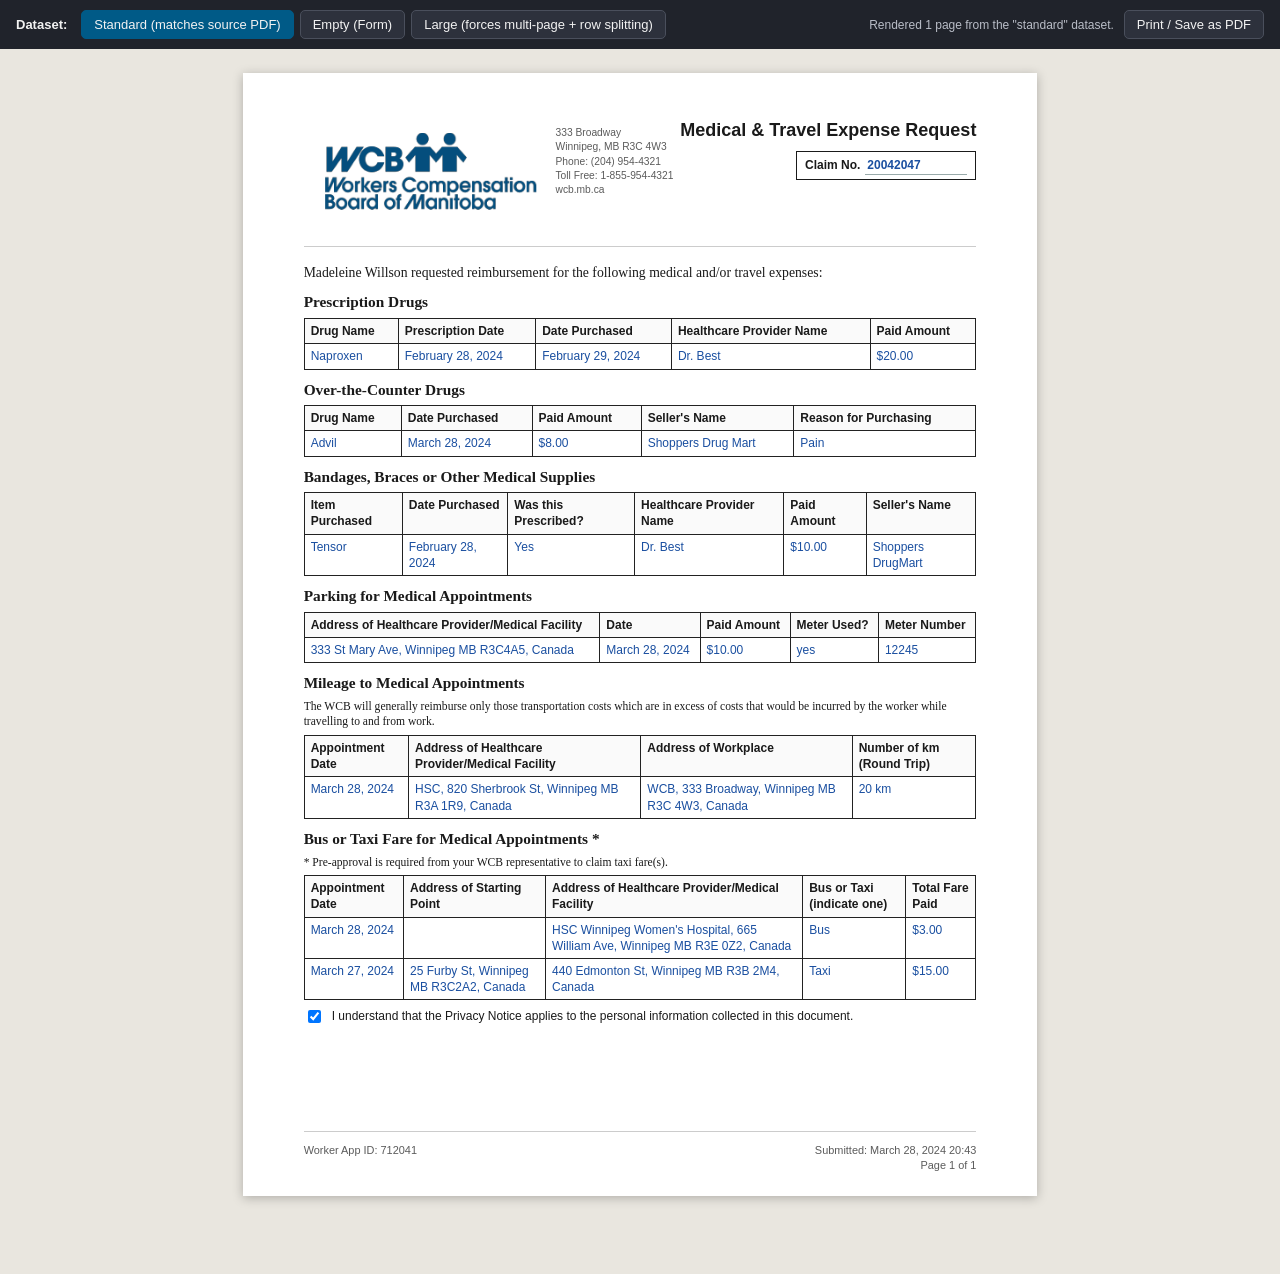
<file: exercise1-medical-travel-expense/index.html>
<!DOCTYPE html>
<html lang="en">
<head>
<meta charset="UTF-8">
<meta name="viewport" content="width=device-width, initial-scale=1.0">
<title>Medical &amp; Travel Expense Request &mdash; Diona Assignment</title>
<link rel="stylesheet" href="../shared/page.css">
<link rel="stylesheet" href="style.css">
</head>
<body class="doc-body">

  <div class="toolbar no-print">
    <strong>Dataset:</strong>
    <div class="group">
      <button data-dataset="standard" class="active">Standard (matches source PDF)</button>
      <button data-dataset="empty">Empty (Form)</button>
      <button data-dataset="large">Large (forces multi-page + row splitting)</button>
    </div>
    <div class="spacer"></div>
    <span id="page-count-hint" class="hint"></span>
    <button id="print-btn">Print / Save as PDF</button>
  </div>

  <div id="pages-root"></div>

  <script src="../shared/paginate.js"></script>
  <script src="data.js"></script>
  <script src="app.js"></script>
</body>
</html>
</file>
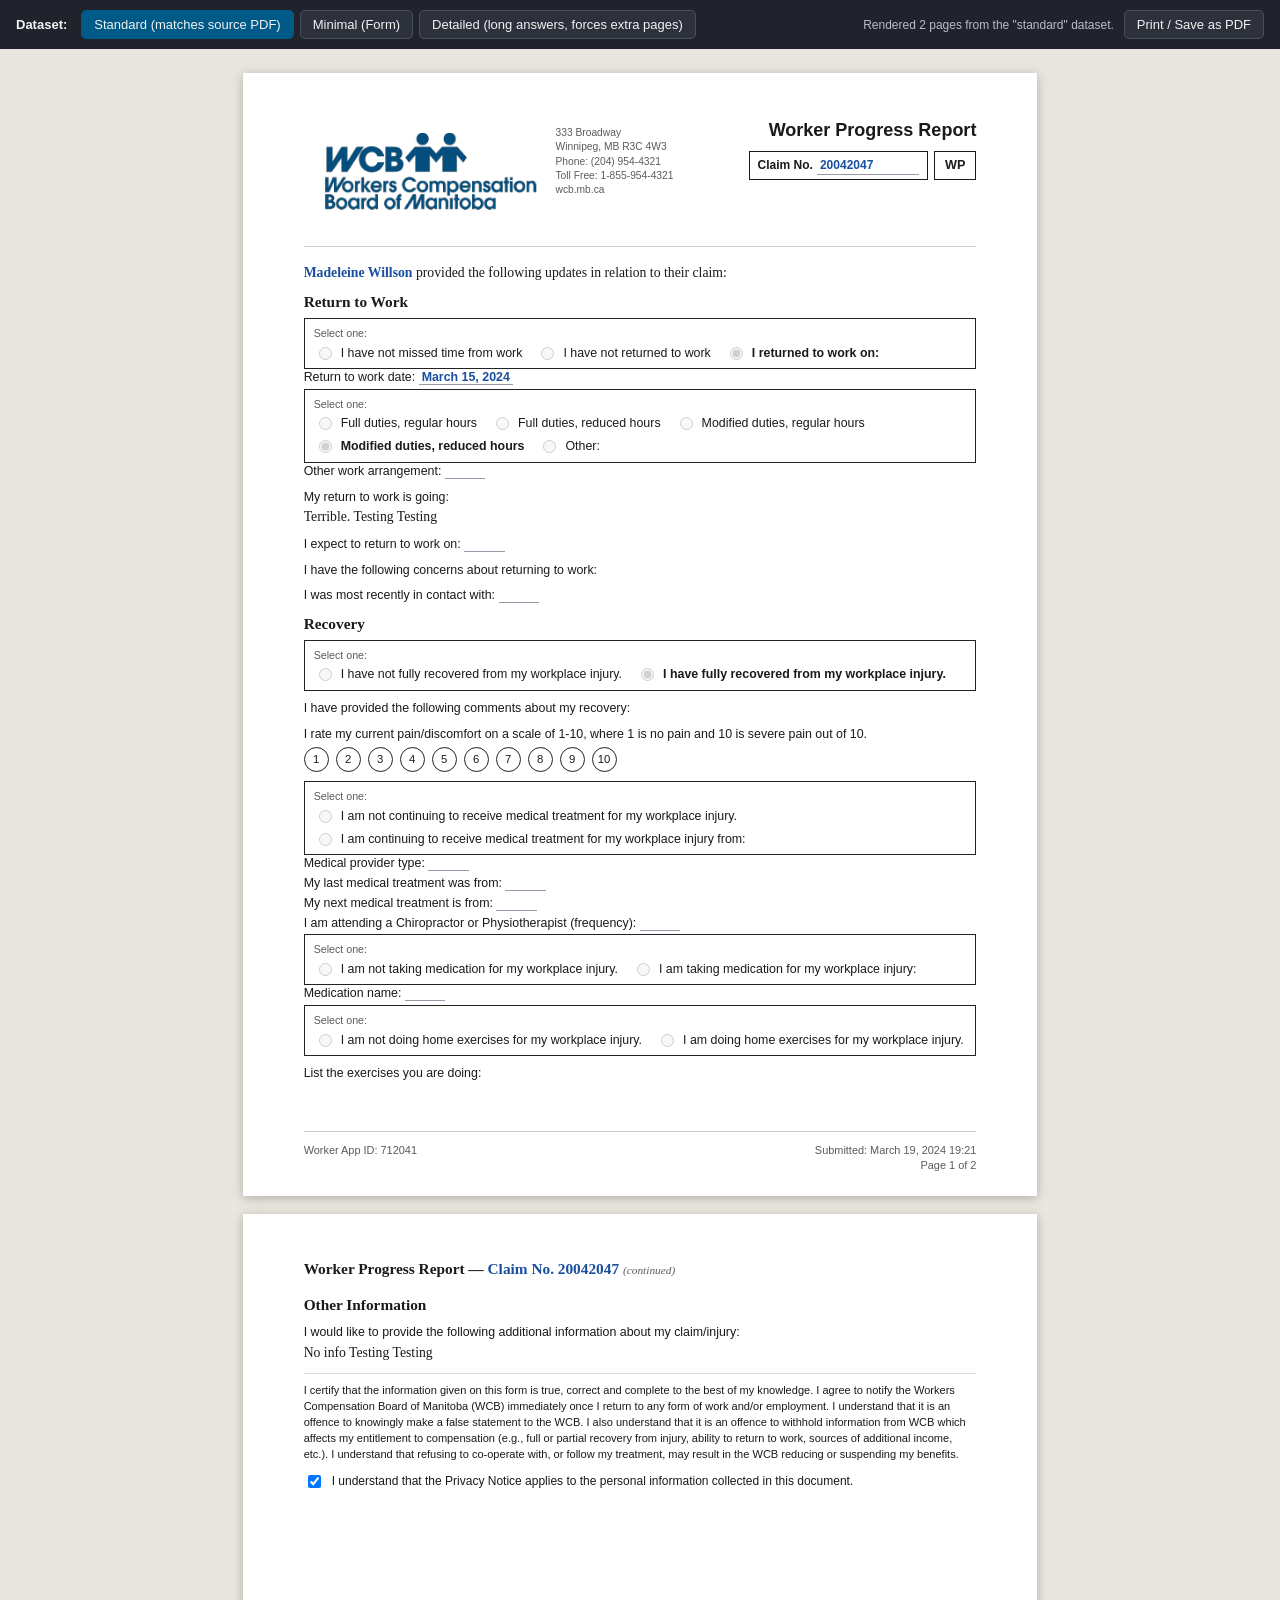
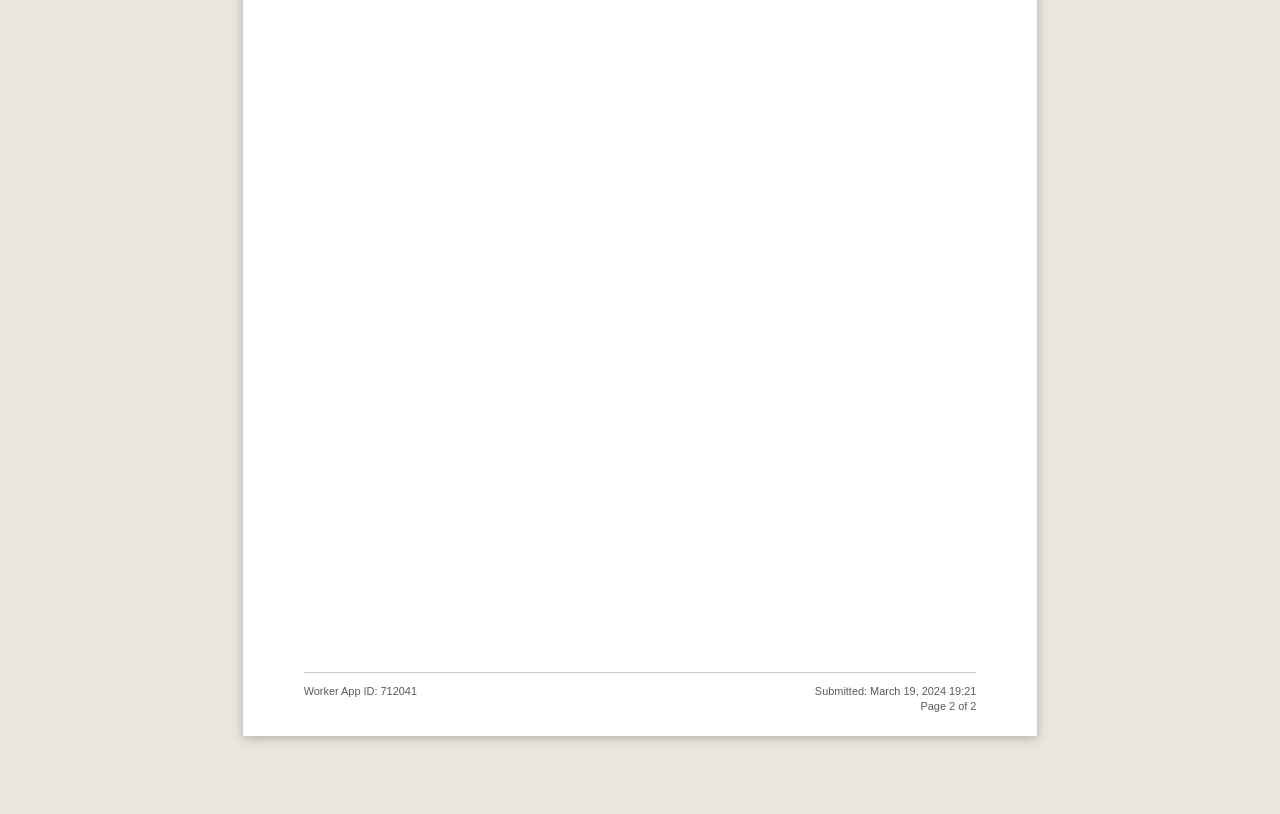
<file: exercise2-worker-progress-report/index.html>
<!DOCTYPE html>
<html lang="en">
<head>
<meta charset="UTF-8">
<meta name="viewport" content="width=device-width, initial-scale=1.0">
<title>Worker Progress Report &mdash; Diona Assignment</title>
<link rel="stylesheet" href="../shared/page.css">
<link rel="stylesheet" href="style.css">
</head>
<body class="doc-body">

  <div class="toolbar no-print">
    <strong>Dataset:</strong>

    <div class="group">
      <button data-dataset="standard" class="active">
        Standard (matches source PDF)
      </button>

      <button data-dataset="minimal">
        Minimal (Form)
      </button>

      <button data-dataset="detailed">
        Detailed (long answers, forces extra pages)
      </button>
    </div>

    <div class="spacer"></div>

    <span id="page-count-hint" class="hint"></span>

    <button id="print-btn">
      Print / Save as PDF
    </button>
  </div>

  <div id="pages-root"></div>

  <script src="../shared/paginate.js"></script>
  <script src="data.js"></script>
  <script src="app.js"></script>
</body>
</html>
</file>
<file: shared/page.css>
/* =========================================================================
   shared/page.css
   Common "paper" geometry + print rules shared by both exercises.
   ========================================================================= */

:root {
  --page-width: 210mm;
  --page-height: 297mm;

  --page-pad-x: 16mm;
  --page-pad-top: 12mm;
  --page-pad-bottom: 10mm;

  --header-h: 34mm;
  --footer-h: 14mm;

  --ink: #1a1a1a;
  --muted: #5b5b5b;
  --rule: #222;

  --field-blue: #1a4fa0;

  --brand: #005a87;

  --paper: #ffffff;

  --shell-bg: #e9e6df;
}

* {
  box-sizing: border-box;
}

body.doc-body {
  margin: 0;
  background: var(--shell-bg);
  font-family: "Georgia", "Times New Roman", serif;
  color: var(--ink);
}

/* Toolbar */

.toolbar {
  position: sticky;
  top: 0;
  z-index: 50;

  display: flex;
  flex-wrap: wrap;
  align-items: center;

  gap: 10px;

  padding: 10px 16px;

  background: #20232b;
  color: #f2f2f2;

  font-family: "Segoe UI", Arial, sans-serif;
  font-size: 13px;
}

.toolbar strong {
  font-weight: 600;
  margin-right: 4px;
}

.toolbar .group {
  display: flex;
  gap: 6px;
  align-items: center;
  flex-wrap: wrap;
}

.toolbar button {
  font-family: inherit;
  font-size: 13px;

  padding: 6px 12px;

  border-radius: 5px;
  border: 1px solid #4a4f5c;

  background: #2d313c;
  color: #f2f2f2;

  cursor: pointer;
}

.toolbar button:hover {
  background: #3a3f4c;
}

.toolbar button.active {
  background: var(--brand);
  border-color: var(--brand);
}

.toolbar .spacer {
  flex: 1;
}

.toolbar .hint {
  color: #b9bdc7;
  font-size: 12px;
}

/* Pages */

#pages-root {
  padding: 24px 0 60px;
}

.page {
  width: var(--page-width);
  min-height: var(--page-height);

  background: var(--paper);

  margin: 0 auto 18px;

  box-shadow: 0 2px 10px rgba(0, 0, 0, .25);

  position: relative;

  padding:
    var(--page-pad-top)
    var(--page-pad-x)
    var(--page-pad-bottom);

  font-size: 10.3pt;
  line-height: 1.35;
}

.page-content {
  overflow: hidden;
}

/* Footer */

.page-footer {
  position: absolute;

  left: var(--page-pad-x);
  right: var(--page-pad-x);
  bottom: 6mm;

  display: flex;
  justify-content: space-between;

  font-family: "Segoe UI", Arial, sans-serif;
  font-size: 8.2pt;

  color: var(--muted);

  border-top: .75pt solid #ccc;

  padding-top: 3mm;
}

.page-footer .footer-right {
  text-align: right;
}

/* Generic section heading */

.sec-title {
  font-weight: 700;
  font-size: 11.5pt;
  margin: 10px 0 5px;
}

/* Tables */

table.data-table {
  width: 100%;

  border-collapse: collapse;

  margin-bottom: 4px;

  font-family: "Segoe UI", Arial, sans-serif;
  font-size: 9pt;
}

table.data-table th,
table.data-table td {
  border: .75pt solid var(--rule);

  padding: 4px 6px;

  text-align: left;
  vertical-align: top;
}

table.data-table th {
  font-weight: 700;
  background: #fafafa;
}

table.data-table td.answer {
  color: var(--field-blue);
}

table.data-table .continued-tag {
  font-style: italic;
  font-weight: 400;
  font-size: 8.5pt;
  color: var(--muted);
}

table.data-table td.empty-row {
  color: var(--muted);
  font-style: italic;
}

/* Print */

@media print {
  body.doc-body {
    background: var(--paper);
  }

  .toolbar,
  .no-print {
    display: none !important;
  }

  #pages-root {
    padding: 0;
  }

  .page {
    box-shadow: none;
    margin: 0;

    page-break-after: always;

    width: auto;
    min-height: auto;
  }

  .page:last-child {
    page-break-after: auto;
  }

  @page {
    size: A4;
    margin: 0;
  }
}
</file>
<file: exercise1-medical-travel-expense/style.css>
.page-header {
  height: var(--header-h);
  display: flex;
  justify-content: space-between;
  align-items: flex-start;
  padding-bottom: 5mm;
  margin-bottom: 4mm;
  border-bottom: .75pt solid #ccc;
}

.brand-block {
  display: flex;
  gap: 10px;
  align-items: flex-start;
}

.wcb-logo {
  width: 64mm;
  height: auto;
  display: block;
}

.org-address {
  font-family: "Segoe UI", Arial, sans-serif;
  font-size: 7.7pt;
  color: var(--muted);
  line-height: 1.4;
  margin-top: 2mm;
}

.doc-title-block {
  text-align: right;
  font-family: "Segoe UI", Arial, sans-serif;
}

.doc-title-block h1 {
  font-size: 13.5pt;
  margin: 0 0 8px;
  font-weight: 700;
}

.claim-box {
  display: inline-flex;
  align-items: center;
  gap: 5px;
  border: 1pt solid var(--ink);
  padding: 4px 8px;
  font-size: 9pt;
  font-weight: 600;
}

.intro-line {
  margin: 2px 0 8px;
}

.form-input {
  font: inherit;
  color: var(--field-blue);
  background: #fff;
  border: 0;
  border-bottom: .6pt solid #9aa;
  outline: none;
  min-width: 45px;
  padding: 1px 2px;
}

.intro-line .form-input {
  width: 42mm;
}

.claim-box .form-input {
  width: 27mm;
  font-weight: 700;
}

.data-table .form-input {
  width: 100%;
  min-width: 0;
  font-size: 8.5pt;
}

.add-row {
  margin: 2px 0 7px;
  padding: 3px 8px;
  border: 1px solid #aaa;
  background: #f6f6f6;
  border-radius: 3px;
  cursor: pointer;
  font: 8pt "Segoe UI", Arial, sans-serif;
}

.add-row:hover {
  background: #eaeaea;
}

.mileage-note,
.taxi-note {
  font-size: 8.7pt;
  margin: 3px 0 5px;
}

.privacy-line {
  display: flex;
  align-items: flex-start;
  gap: 8px;
  font-family: "Segoe UI", Arial, sans-serif;
  font-size: 9pt;
  margin-top: 8px;
}

.privacy-line input {
  margin-top: 2px;
}

.continuation-title {
  margin-top: 0;
}

.continuation-title span {
  color: var(--field-blue);
}

.continuation-title em {
  font-size: 8.5pt;
  color: var(--muted);
  font-weight: 400;
}

@media print {
  .add-row {
    display: none !important;
  }

  .form-input {
    border: 0;
    background: transparent;
  }

  .wcb-logo {
    width: 64mm;
  }
}
</file>
<file: exercise2-worker-progress-report/style.css>
.page-header {
  height: var(--header-h);
  display: flex;
  justify-content: space-between;
  align-items: flex-start;
  padding-bottom: 5mm;
  margin-bottom: 4mm;
  border-bottom: .75pt solid #ccc;
}

.brand-block {
  display: flex;
  gap: 10px;
  align-items: flex-start;
}

.wcb-logo {
  width: 64mm;
  height: auto;
  display: block;
}

.org-address {
  font-family: "Segoe UI", Arial, sans-serif;
  font-size: 7.7pt;
  color: var(--muted);
  line-height: 1.4;
  margin-top: 2mm;
}

.doc-title-block {
  text-align: right;
  font-family: "Segoe UI", Arial, sans-serif;
}

.doc-title-block h1 {
  font-size: 13.5pt;
  margin: 0 0 8px;
  font-weight: 700;
}

.claim-boxes {
  display: flex;
  gap: 6px;
  justify-content: flex-end;
}

.claim-box {
  display: inline-flex;
  align-items: center;
  gap: 4px;
  border: 1pt solid var(--ink);
  padding: 4px 8px;
  font-size: 9pt;
  font-weight: 600;
}

.claim-box .form-input {
  width: 27mm;
}

.wp-badge {
  display: inline-flex;
  align-items: center;
  justify-content: center;
  border: 1pt solid var(--ink);
  padding: 5px 10px;
  font-weight: 700;
  font-size: 9.5pt;
}

.intro-line {
  margin: 2px 0 10px;
}

.intro-line .form-input {
  width: 42mm;
}

.answer {
  color: var(--field-blue);
  font-weight: 600;
}

.q-block {
  margin: 9px 0;
}

.q-label {
  font-family: "Segoe UI", Arial, sans-serif;
  font-size: 9.3pt;
  margin-bottom: 3px;
}

.q-label .field-line {
  color: var(--field-blue);
  font-weight: 600;
  border-bottom: .5pt solid #99a;
  padding: 0 3px;
}

.form-input,
.form-textarea {
  font: inherit;
  color: var(--field-blue);
  background: #fff;
  border: 0;
  border-bottom: .6pt solid #99a;
  outline: none;
  padding: 1px 3px;
}

.q-label .form-input {
  min-width: 35mm;
}

.form-textarea {
  display: block;
  width: 100%;
  min-height: 15mm;
  border: 1px solid var(--rule);
  padding: 6px 9px;
  resize: vertical;
  font-family: "Segoe UI", Arial, sans-serif;
  font-size: 9.3pt;
}

.form-textarea.small {
  min-height: 8mm;
}

.group-box {
  border: .75pt solid var(--rule);
  padding: 7px 9px;
  font-family: "Segoe UI", Arial, sans-serif;
  font-size: 9.3pt;
}

.group-box .select-one-label {
  font-size: 8pt;
  color: var(--muted);
  margin-bottom: 4px;
}

.group-box .opt-row {
  display: flex;
  flex-wrap: wrap;
  gap: 14px;
  row-gap: 6px;
}

.group-box .opt {
  display: flex;
  align-items: flex-start;
  gap: 6px;
}

.group-box .opt input {
  margin-top: 2px;
}

.group-box .opt.selected span.opt-text {
  font-weight: 700;
}

.pain-scale {
  font-family: "Segoe UI", Arial, sans-serif;
  font-size: 9.3pt;
}

.pain-scale .scale-numbers {
  display: flex;
  gap: 7px;
  margin-top: 5px;
}

.pain-option {
  width: 25px;
  height: 25px;
  border: .75pt solid var(--rule);
  border-radius: 50%;
  display: flex;
  align-items: center;
  justify-content: center;
  font-size: 8.5pt;
  gap: 0;
}

.pain-option input {
  position: absolute;
  opacity: 0;
}

.pain-option.selected {
  background: var(--brand);
  color: #fff;
  border-color: var(--brand);
  font-weight: 700;
}

.certify-block {
  font-family: "Segoe UI", Arial, sans-serif;
  font-size: 8.3pt;
  color: var(--ink);
  line-height: 1.45;
  margin-top: 10px;
  padding-top: 8px;
  border-top: .5pt solid #ddd;
}

.privacy-line {
  display: flex;
  align-items: flex-start;
  gap: 8px;
  font-family: "Segoe UI", Arial, sans-serif;
  font-size: 9pt;
  margin-top: 8px;
}

.privacy-line input {
  margin-top: 2px;
}

.continuation-title {
  margin-top: 0;
}

.continuation-title span {
  color: var(--field-blue);
}

.continuation-title em {
  font-size: 8.5pt;
  color: var(--muted);
  font-weight: 400;
}

@media print {
  .form-input {
    border: 0;
    background: transparent;
  }

  .form-textarea {
    border: 0;
    resize: none;
  }

  .wcb-logo {
    width: 64mm;
  }
}
</file>
